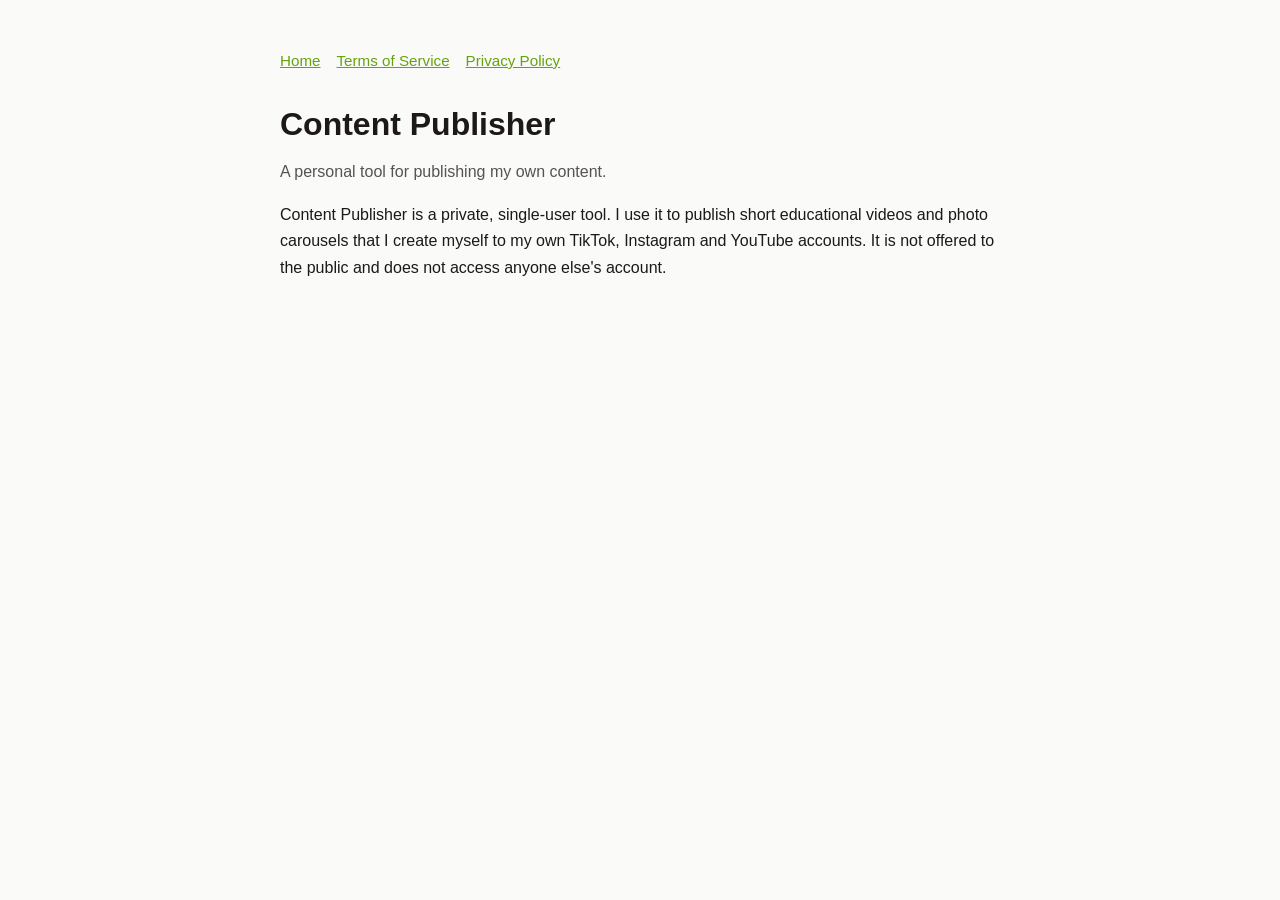
<file: index.html>
<!doctype html><html lang="en"><head><meta charset="utf-8"><meta name="viewport" content="width=device-width,initial-scale=1">
<title>Content Publisher</title><link rel="stylesheet" href="style.css"></head><body><main><nav><a href="./">Home</a><a href="terms.html">Terms of Service</a><a href="privacy.html">Privacy Policy</a></nav>
<h1>Content Publisher</h1>
<p class="muted">A personal tool for publishing my own content.</p>
<p>Content Publisher is a private, single-user tool. I use it to publish short educational videos and photo carousels that I create myself to my own TikTok, Instagram and YouTube accounts. It is not offered to the public and does not access anyone else's account.</p>
</main></body></html>
</file>
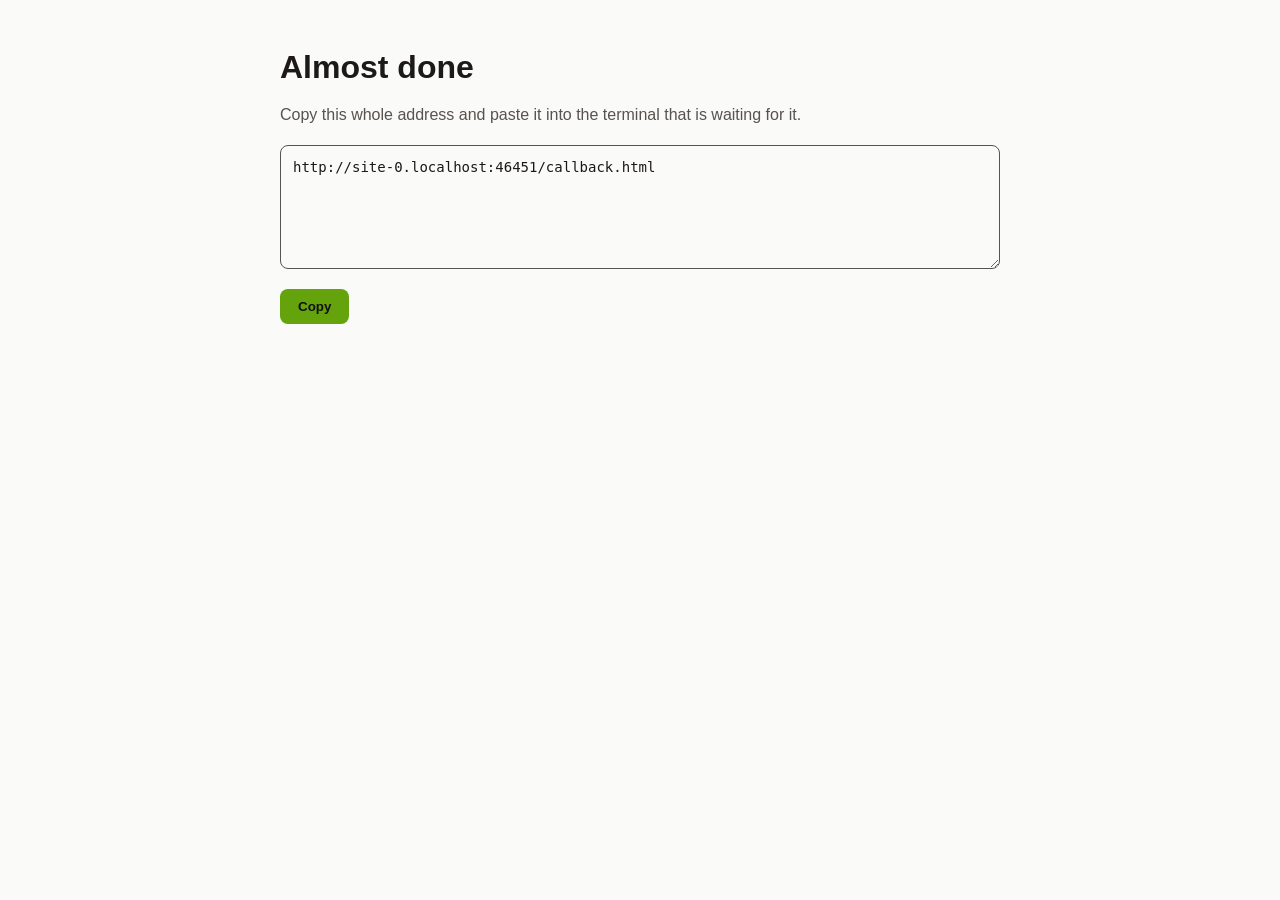
<file: callback.html>
<!doctype html><html lang="en"><head><meta charset="utf-8"><meta name="viewport" content="width=device-width,initial-scale=1">
<meta name="robots" content="noindex"><title>Sign-in code</title><link rel="stylesheet" href="style.css">
<style>textarea{width:100%;box-sizing:border-box;font:14px/1.4 ui-monospace,Menlo,monospace;padding:12px;border-radius:8px;border:1px solid var(--muted);background:transparent;color:var(--fg)}button{margin-top:12px;padding:10px 18px;border-radius:8px;border:0;background:var(--accent);color:#111;font-weight:700;cursor:pointer}</style>
</head><body><main>
<h1>Almost done</h1>
<p class="muted" id="msg">Copy this whole address and paste it into the terminal that is waiting for it.</p>
<textarea id="url" rows="5" readonly></textarea>
<button id="copy">Copy</button>
<script>
  // Shows the sign-in redirect so the owner can paste it into the local script. Nothing is sent anywhere.
  const t = document.getElementById("url"), q = new URLSearchParams(location.search);
  t.value = location.href;
  if (q.get("error")) document.getElementById("msg").textContent = "Sign-in failed: " + q.get("error") + " " + (q.get("error_description") || "");
  document.getElementById("copy").onclick = () => { t.select(); navigator.clipboard?.writeText(t.value); };
</script>
</main></body></html>
</file>
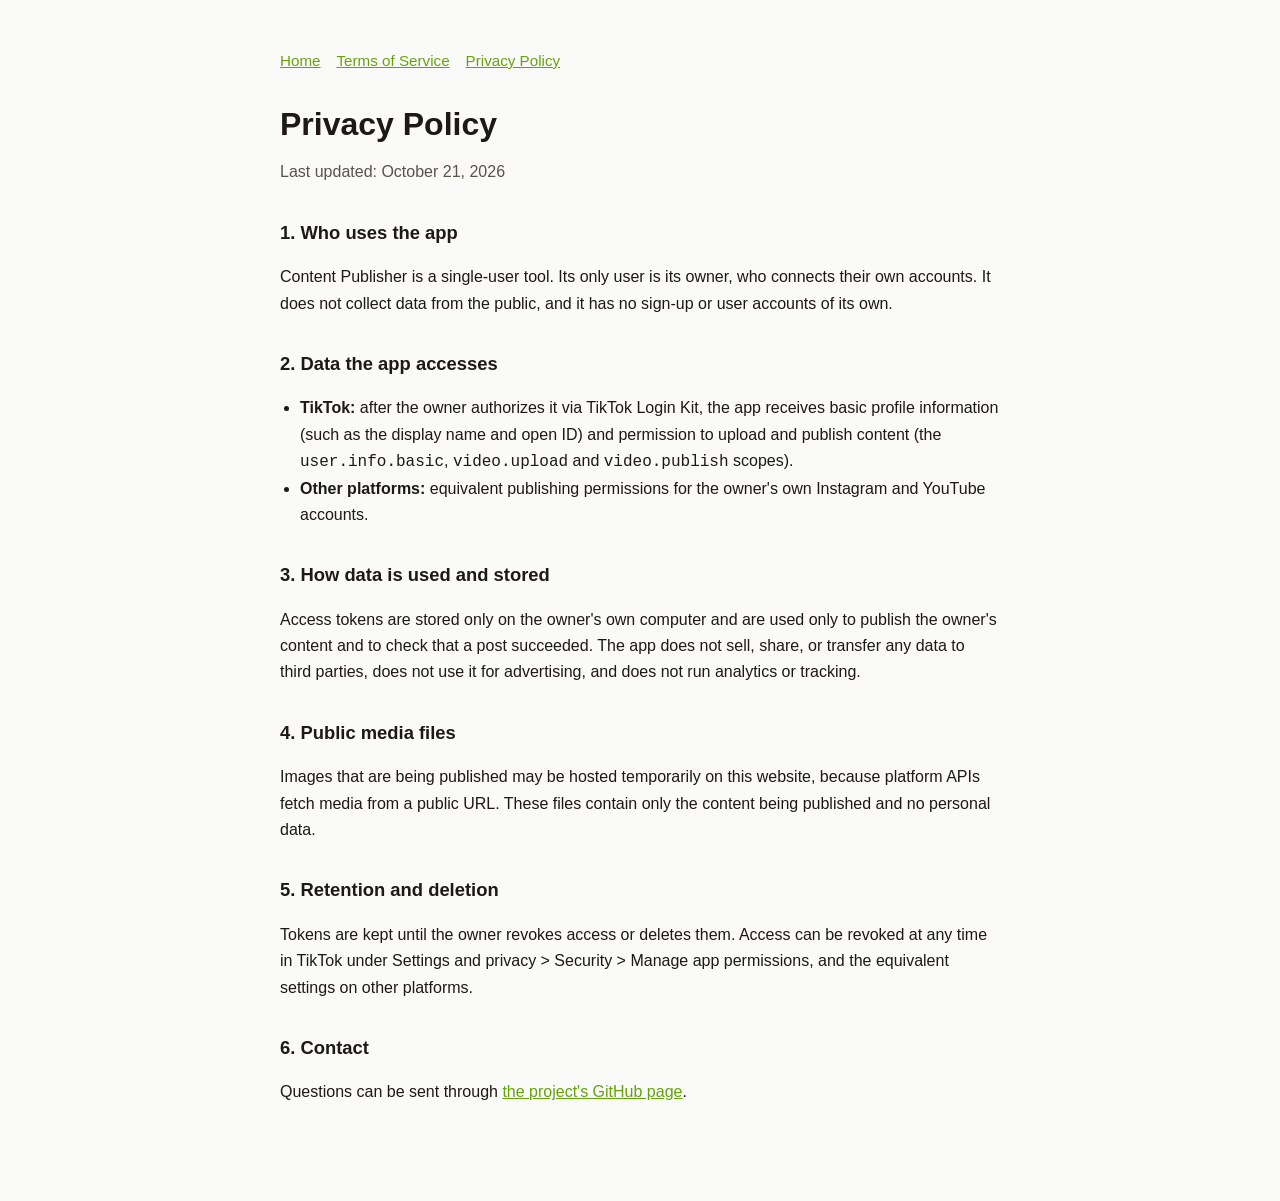
<file: privacy.html>
<!doctype html><html lang="en"><head><meta charset="utf-8"><meta name="viewport" content="width=device-width,initial-scale=1">
<title>Privacy Policy</title><link rel="stylesheet" href="style.css"></head><body><main><nav><a href="./">Home</a><a href="terms.html">Terms of Service</a><a href="privacy.html">Privacy Policy</a></nav>
<h1>Privacy Policy</h1><p class="muted">Last updated: October 21, 2026</p>
<h2>1. Who uses the app</h2>
<p>Content Publisher is a single-user tool. Its only user is its owner, who connects their own accounts. It does not collect data from the public, and it has no sign-up or user accounts of its own.</p>
<h2>2. Data the app accesses</h2>
<ul>
<li><strong>TikTok:</strong> after the owner authorizes it via TikTok Login Kit, the app receives basic profile information (such as the display name and open ID) and permission to upload and publish content (the <code>user.info.basic</code>, <code>video.upload</code> and <code>video.publish</code> scopes).</li>
<li><strong>Other platforms:</strong> equivalent publishing permissions for the owner's own Instagram and YouTube accounts.</li>
</ul>
<h2>3. How data is used and stored</h2>
<p>Access tokens are stored only on the owner's own computer and are used only to publish the owner's content and to check that a post succeeded. The app does not sell, share, or transfer any data to third parties, does not use it for advertising, and does not run analytics or tracking.</p>
<h2>4. Public media files</h2>
<p>Images that are being published may be hosted temporarily on this website, because platform APIs fetch media from a public URL. These files contain only the content being published and no personal data.</p>
<h2>5. Retention and deletion</h2>
<p>Tokens are kept until the owner revokes access or deletes them. Access can be revoked at any time in TikTok under Settings and privacy &gt; Security &gt; Manage app permissions, and the equivalent settings on other platforms.</p>
<h2>6. Contact</h2>
<p>Questions can be sent through <a href="https://github.com/CNrg32/content-publisher/issues">the project's GitHub page</a>.</p>
</main></body></html>
</file>
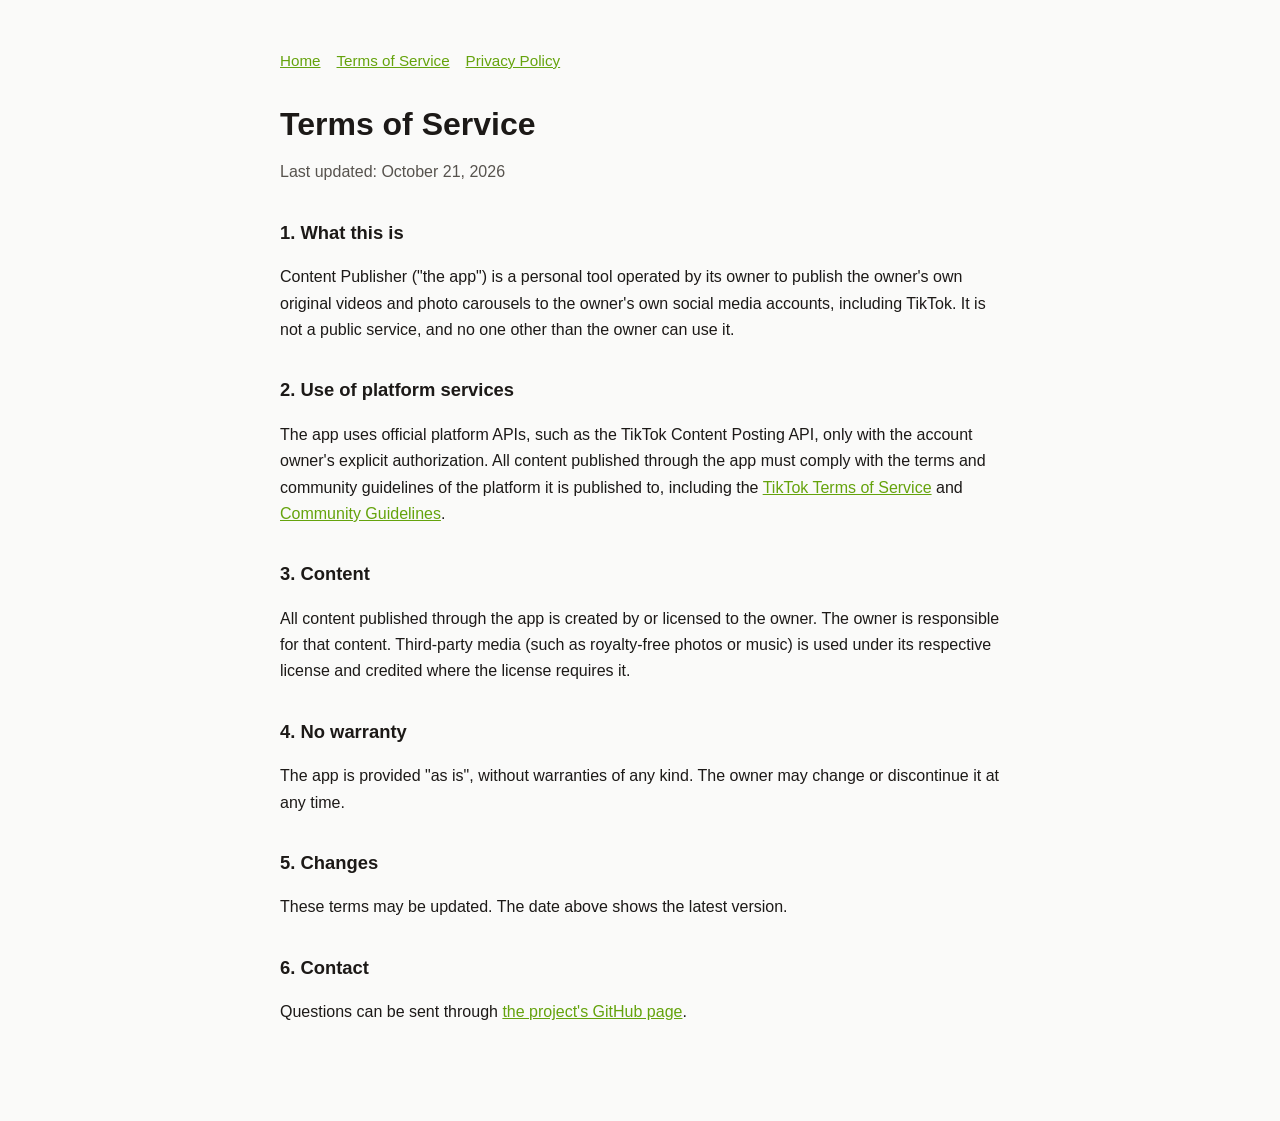
<file: terms.html>
<!doctype html><html lang="en"><head><meta charset="utf-8"><meta name="viewport" content="width=device-width,initial-scale=1">
<title>Terms of Service</title><link rel="stylesheet" href="style.css"></head><body><main><nav><a href="./">Home</a><a href="terms.html">Terms of Service</a><a href="privacy.html">Privacy Policy</a></nav>
<h1>Terms of Service</h1><p class="muted">Last updated: October 21, 2026</p>
<h2>1. What this is</h2>
<p>Content Publisher ("the app") is a personal tool operated by its owner to publish the owner's own original videos and photo carousels to the owner's own social media accounts, including TikTok. It is not a public service, and no one other than the owner can use it.</p>
<h2>2. Use of platform services</h2>
<p>The app uses official platform APIs, such as the TikTok Content Posting API, only with the account owner's explicit authorization. All content published through the app must comply with the terms and community guidelines of the platform it is published to, including the <a href="https://www.tiktok.com/legal/terms-of-service">TikTok Terms of Service</a> and <a href="https://www.tiktok.com/community-guidelines">Community Guidelines</a>.</p>
<h2>3. Content</h2>
<p>All content published through the app is created by or licensed to the owner. The owner is responsible for that content. Third-party media (such as royalty-free photos or music) is used under its respective license and credited where the license requires it.</p>
<h2>4. No warranty</h2>
<p>The app is provided "as is", without warranties of any kind. The owner may change or discontinue it at any time.</p>
<h2>5. Changes</h2>
<p>These terms may be updated. The date above shows the latest version.</p>
<h2>6. Contact</h2>
<p>Questions can be sent through <a href="https://github.com/CNrg32/content-publisher/issues">the project's GitHub page</a>.</p>
</main></body></html>
</file>
<file: style.css>
:root{--bg:#fafaf9;--fg:#1c1917;--muted:#57534e;--accent:#65a30d}
@media (prefers-color-scheme:dark){:root{--bg:#0c0a09;--fg:#f5f5f4;--muted:#a8a29e;--accent:#a3e635}}
body{margin:0;background:var(--bg);color:var(--fg);font:16px/1.65 -apple-system,BlinkMacSystemFont,"Segoe UI",Roboto,sans-serif}
main{max-width:720px;margin:0 auto;padding:48px 16px 80px}
h1{font-size:2rem;line-height:1.2;margin:0 0 4px}h2{font-size:1.15rem;margin:32px 0 8px}
.muted{color:var(--muted)}a{color:var(--accent)}ul{padding-left:20px}
nav{display:flex;gap:16px;margin-bottom:32px;font-size:.95rem}
</file>
